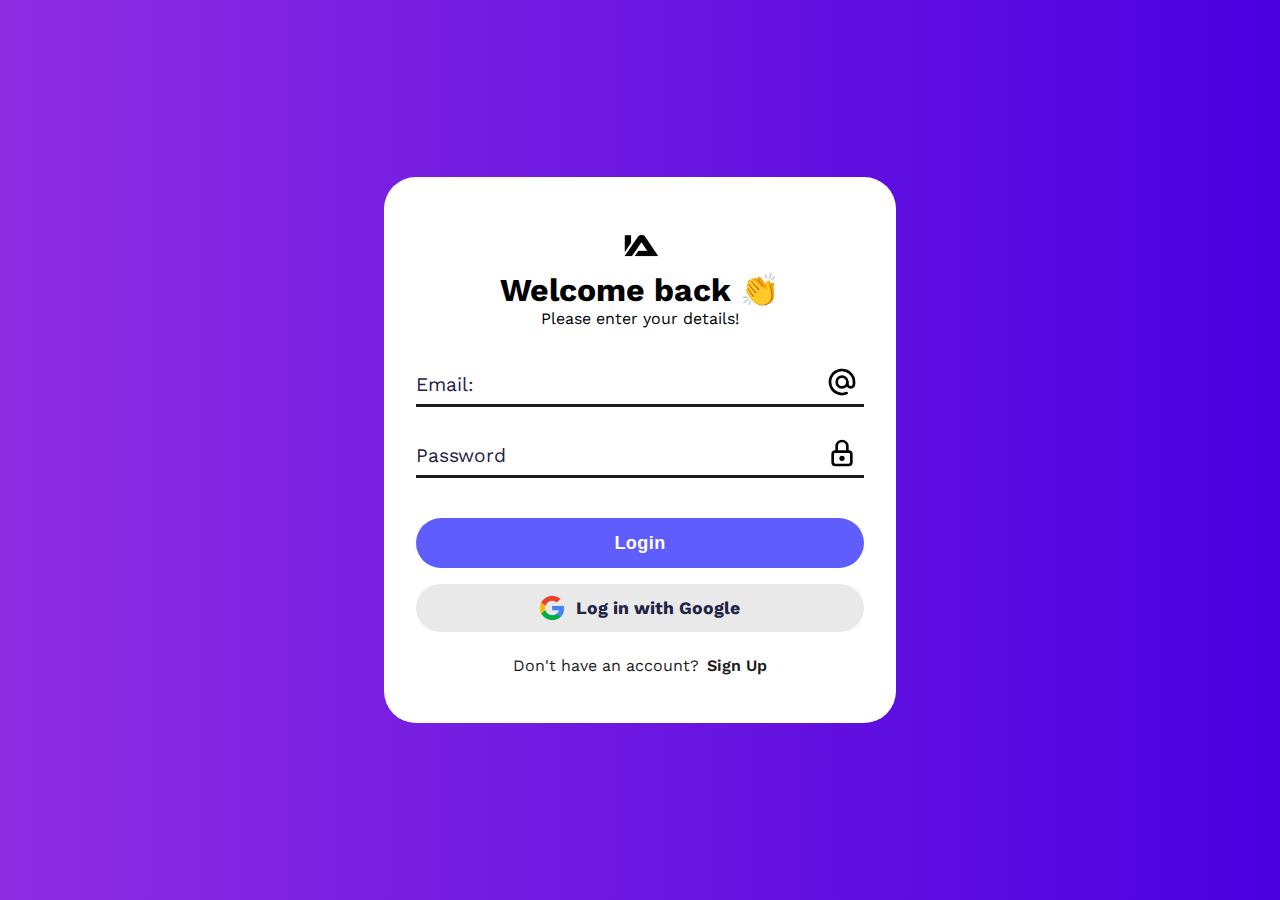
<file: index.html>
<!DOCTYPE html>
<html lang="en">

<head>
    <meta charset="UTF-8">
    <meta name="viewport" content="width=device-width, initial-scale=1">
    <title>Login page</title>
    <link rel="preconnect" href="https://fonts.googleapis.com">
    <link rel="preconnect" href="https://fonts.gstatic.com" crossorigin>
    <link href="https://fonts.googleapis.com/css2?family=Work+Sans&display=swap" rel="stylesheet">
    <link rel="stylesheet" href="style.css">
</head>

<body>

    <form class="my-form" onsubmit="return validateLogin()">
        <div class="login-welcome-row">
            <a href="#" title="Logo">
                <img src="assets/storeify.png" alt="Logo" class="logo">
            </a>
            <h1>Welcome back &#x1F44F;</h1>
            <p>Please enter your details!</p>
        </div>
        <div class="input__wrapper">
            <input type="email" id="email" name="email" class="input__field" placeholder="Your Email" required>
            <label for="email" class="input__label">Email:</label>
            <svg class="input__icon" xmlns="http://www.w3.org/2000/svg" width="24" height="24" viewBox="0 0 24 24"
                stroke-width="2" stroke="currentColor" fill="none" stroke-linecap="round" stroke-linejoin="round">
                <path stroke="none" d="M0 0h24v24H0z" fill="none"></path>
                <path d="M12 12m-4 0a4 4 0 1 0 8 0a4 4 0 1 0 -8 0"></path>
                <path d="M16 12v1.5a2.5 2.5 0 0 0 5 0v-1.5a9 9 0 1 0 -5.5 8.28"></path>
            </svg>
        </div>
        <div class="input__wrapper">
            <input id="password" type="password" class="input__field" placeholder="Your Password"
                title="Minimum 6 characters at least 1 Alphabet and 1 Number"
                pattern="^(?=.*[A-Za-z])(?=.*\d)[A-Za-z\d]{6,}$" required>
            <label for="password" class="input__label">
                Password
            </label>
            <svg class="input__icon" xmlns="http://www.w3.org/2000/svg" width="24" height="24" viewBox="0 0 24 24"
                stroke-width="2" stroke="currentColor" fill="none" stroke-linecap="round" stroke-linejoin="round">
                <path stroke="none" d="M0 0h24v24H0z" fill="none"></path>
                <path d="M5 13a2 2 0 0 1 2 -2h10a2 2 0 0 1 2 2v6a2 2 0 0 1 -2 2h-10a2 2 0 0 1 -2 -2v-6z"></path>
                <path d="M11 16a1 1 0 1 0 2 0a1 1 0 0 0 -2 0"></path>
                <path d="M8 11v-4a4 4 0 1 1 8 0v4"></path>
            </svg>
        </div>
       <div >
            <button type="submit" class="my-form__button">Login</button>
        </div>
        <div class="socials-row">
            <a href="#" title="Use Google">
                <img src="assets/google.png" alt="Google">
                Log in with Google
            </a>
        </div>
        <div class="my-form__actions">
            <div class="my-form__row">
                <span>Don't have an account?</span>
                <a href="signup.html" title="Create Account">
                    Sign Up
                </a>
            </div>
        </div>
    </form>

    <script>
        function validateLogin() {
            var email = document.getElementById("email").value;
            var password = document.getElementById("password").value;

            // Check if any field is empty
            if (!email || !password) {
                alert("Please fill in all fields.");
                return false; // Prevent form submission
            }

            // Your authentication logic here
            // For simplicity, I'm assuming the login is successful
            alert("Login successful!");
            // Redirect to welcome.html
            window.location.href = "welcome.html";
            return false; // Prevent default form submission
        }
    </script>
</body>

</html>
</file>
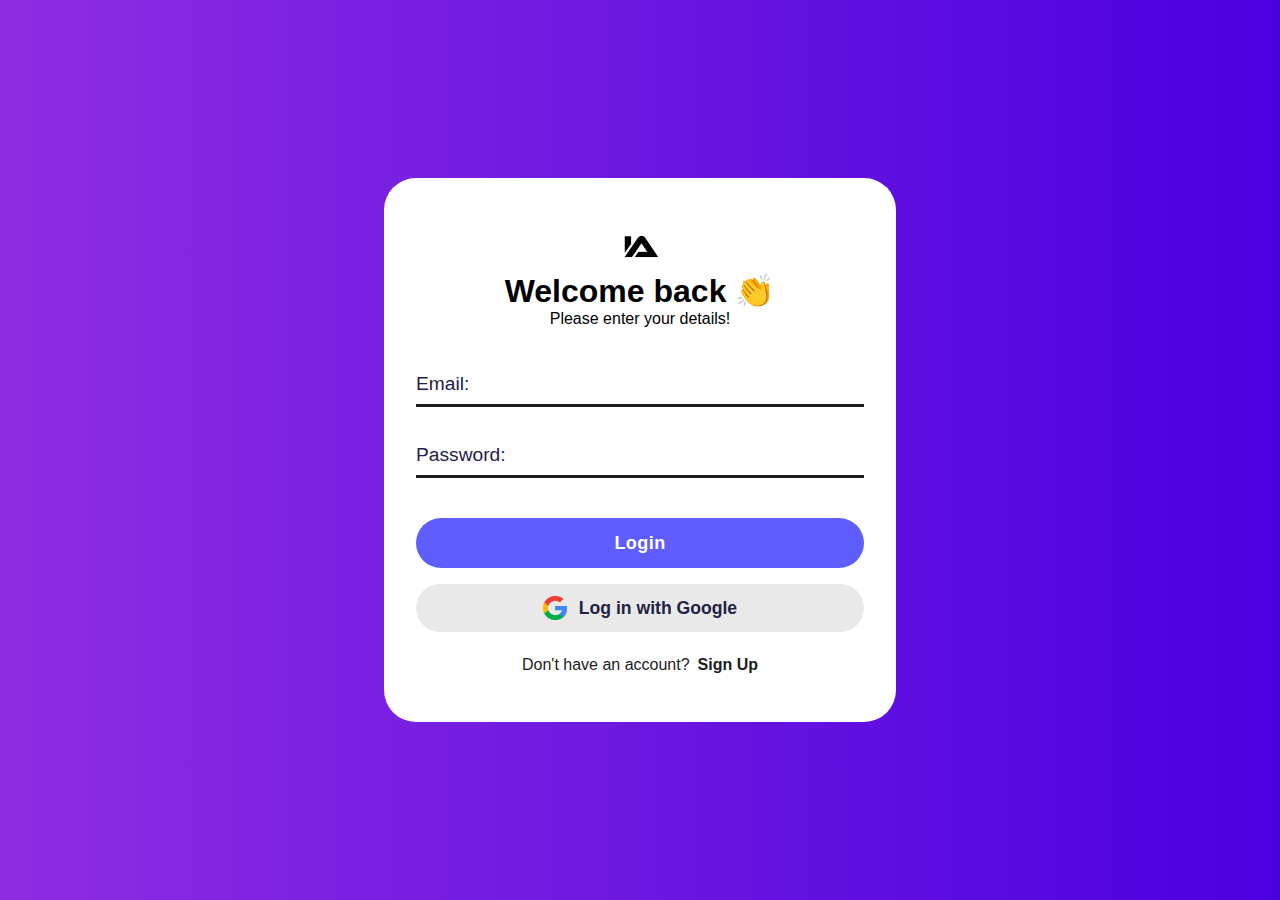
<file: index_social.html>
<!DOCTYPE html>
<html lang="en">

<head>
    <meta charset="UTF-8">
    <meta name="viewport" content="width=device-width, initial-scale=1">
    <title>Login page</title>
    <!-- load work sans font -->
    <link rel="stylesheet" href="style.css">
</head>

<body>
    <form class="my-form">
        <div class="login-welcome-row">
            <a href="#" title="Logo">
                <img src="assets/storeify.png" alt="Logo" class="logo">
            </a>
            <h1>Welcome back &#x1F44F;</h1>
            <p>Please enter your details!</p>
        </div>
        <div class="input__wrapper">
            <input type="email" id="email" class="input__field" placeholder="Your Email" required>
            <label for="email" class="input__label">Email:</label>
            <!-- svg -->
        </div>
        <div class="input__wrapper">
            <input id="password" type="password" class="input__field" placeholder="Your Password"
                title="Minimum 6 characters at least 1 Alphabet and 1 Number"
                pattern="^(?=.*[A-Za-z])(?=.*\d)[A-Za-z\d]{6,}$" required>
            <label for="password" class="input__label">
                Password:
            </label>
            <!-- svg -->
        </div>
        <button type="submit" class="my-form__button">
            Login
        </button>
        <div class="socials-row">
            <a href="#" title="Use Google">
                <img src="assets/google.png" alt="Google">Log in with Google
            </a>
        </div>
        <div class="my-form__actions">
            <div class="my-form__row">
                <span>Don't have an account?</span>
                <a href="#" title="Create Account">Sign Up</a>
            </div>
        </div>
    </form>
    <script src="script.js"></script>
</body>

</html>
</file>
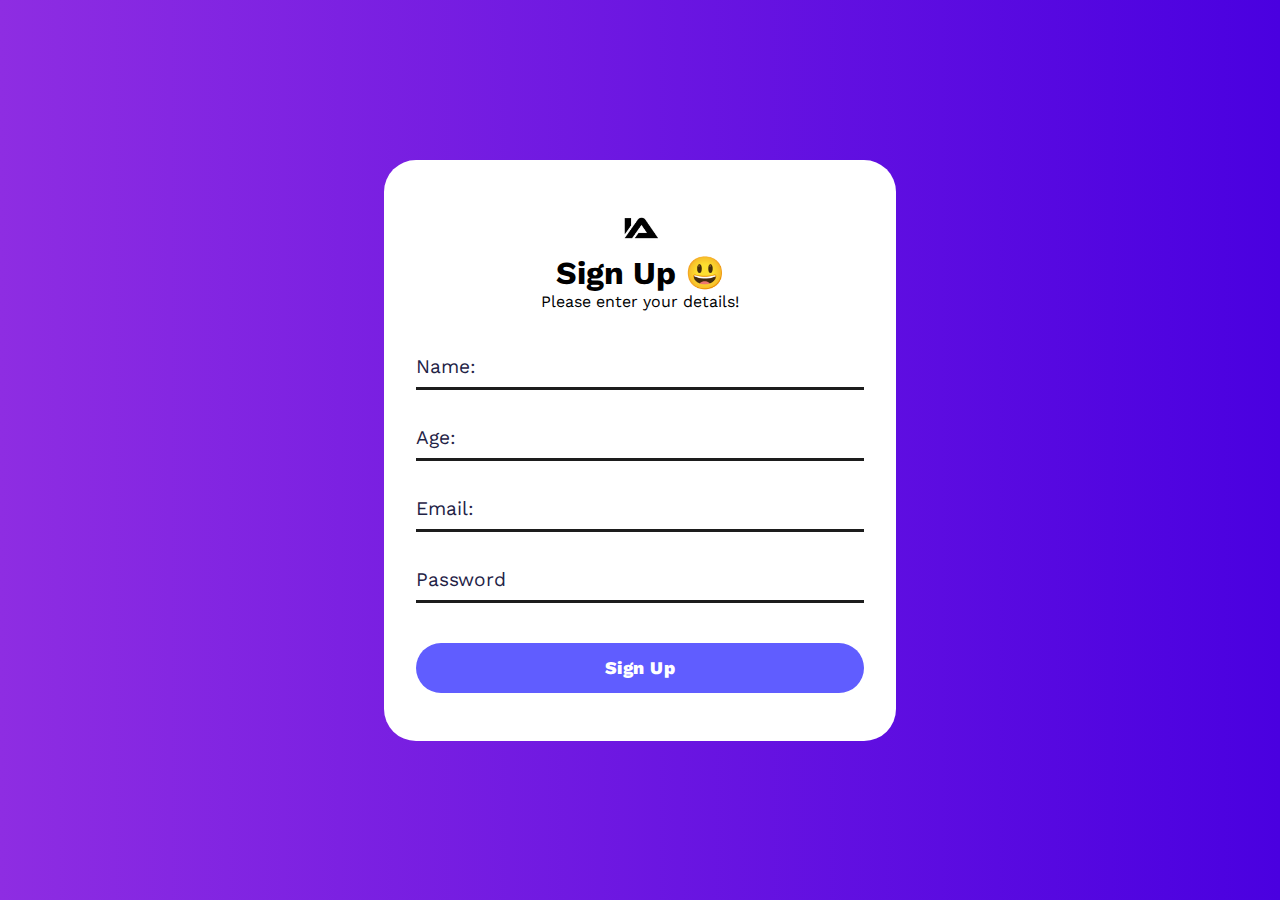
<file: signup.html>
<!DOCTYPE html>
<html lang="en">

<head>
    <meta charset="UTF-8">
    <meta name="viewport" content="width=device-width, initial-scale=1">
    <title>Sign Up</title>
    <link rel="preconnect" href="https://fonts.googleapis.com">
    <link rel="preconnect" href="https://fonts.gstatic.com" crossorigin>
    <link href="https://fonts.googleapis.com/css2?family=Work+Sans&display=swap" rel="stylesheet">
    <link rel="stylesheet" href="style.css">
</head>

<body>

    <form class="my-form" onsubmit="return validateSignUp()">
        <div class="login-welcome-row">
            <a href="#" title="Logo">
                <img src="assets/storeify.png" alt="Logo" class="logo">
            </a>
            <h1>Sign Up &#x1F603;</h1>
            <p>Please enter your details!</p>
        </div>
        <div class="input__wrapper">
            <input type="text" id="name" name="name" class="input__field" placeholder="Your Name" required>
            <label for="name" class="input__label">Name:</label>
        </div>
        <div class="input__wrapper">
            <input type="number" id="age" name="age" class="input__field" placeholder="Your Age" required>
            <label for="age" class="input__label">Age:</label>
        </div>
        <div class="input__wrapper">
            <input type="email" id="email" name="email" class="input__field" placeholder="Your Email" required>
            <label for="email" class="input__label">Email:</label>
        </div>
        <div class="input__wrapper">
            <input id="password" type="password" name="password" class="input__field" placeholder="Your Password"
                title="Minimum 6 characters at least 1 Alphabet and 1 Number"
                pattern="^(?=.*[A-Za-z])(?=.*\d)[A-Za-z\d]{6,}$" required>
            <label for="password" class="input__label">
                Password
            </label>
        </div>
        <a href="index.html" type="submit" class="my-form__button">
            Sign Up
        </a>
    </form>

    <script>
        function validateSignUp() {
            var name = document.getElementById("name").value;
            var age = document.getElementById("age").value;
            var email = document.getElementById("email").value;
            var password = document.getElementById("password").value;

            // Check if any field is empty
            if (!name || !age || !email || !password) {
                alert("Please fill in all fields.");
                return false; // Prevent form submission
            }

            // Your authentication logic here
            // For simplicity, I'm assuming the sign-up is successful
            alert("Sign up successful!");
            return true; // Allow form submission
        }
    </script>
</body>

</html>
</file>
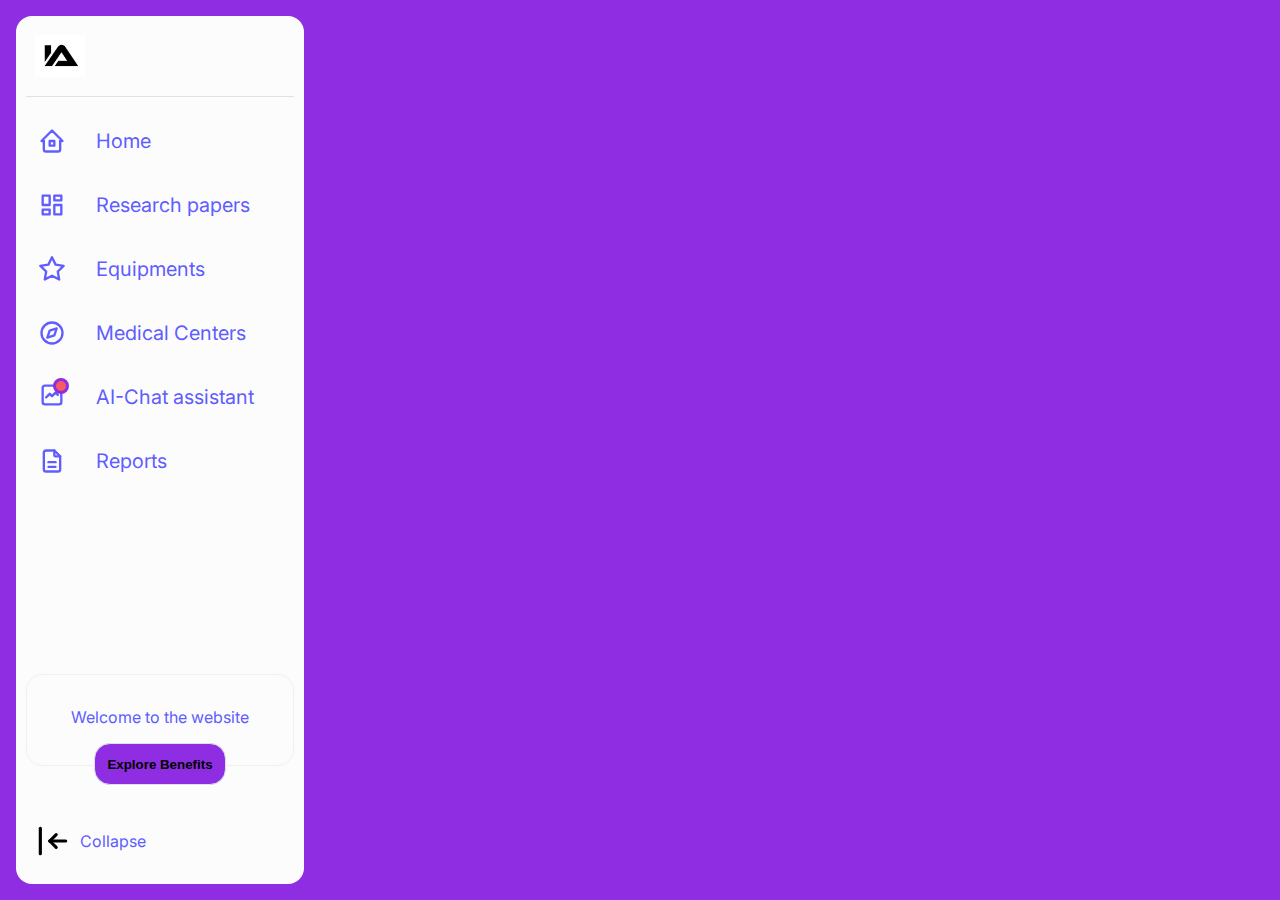
<file: welcome.html>
<!DOCTYPE html>
<html lang="en">
    <head>
      <meta charset="utf-8">
      <title>Sidebar</title>
      <link rel="preconnect" href="https://fonts.googleapis.com">
      <link rel="preconnect" href="https://fonts.gstatic.com" crossorigin>
      <link
        href="https://fonts.googleapis.com/css2?family=Inter&display=swap"
        rel="stylesheet"
      >
      <link rel="stylesheet" href="style2.css">
    </head>
    <body>
        <nav>
            <div class="sidebar-top">
              <a href="#" class="logo__wrapper">
                <img src="assets/storeify.png" alt="Logo" class="logo">
                <img src="assets/storeify.png" alt="Logo" class="logo-small">
              </a>
            </div>
            <div class="sidebar-links">
                <ul>
                  <li>
                    <a href="#home" title="Home" class="tooltip">
                      <svg xmlns="http://www.w3.org/2000/svg" width="24" height="24" viewBox="0 0 24 24" stroke-width="2" stroke="currentColor" fill="none" stroke-linecap="round" stroke-linejoin="round">
                        <path stroke="none" d="M0 0h24v24H0z" fill="none"></path>
                        <path d="M5 12l-2 0l9 -9l9 9l-2 0"></path>
                        <path d="M5 12v7a2 2 0 0 0 2 2h10a2 2 0 0 0 2 -2v-7"></path>
                        <path d="M10 12h4v4h-4z"></path>
                      </svg>
                      <span class="link hide">Home</span>
                      <span class="tooltip__content">Home</span>
                    </a>
                  </li>
                  <li>
                    <a href="#portfolio" title="Portfolio" class="tooltip">
                      <svg xmlns="http://www.w3.org/2000/svg" class="icon icon-tabler icon-tabler-layout-dashboard" width="24" height="24" viewBox="0 0 24 24" stroke-width="2" stroke="currentColor" fill="none" stroke-linecap="round" stroke-linejoin="round">
                        <path stroke="none" d="M0 0h24v24H0z" fill="none"></path>
                        <path d="M4 4h6v8h-6z"></path>
                        <path d="M4 16h6v4h-6z"></path>
                        <path d="M14 12h6v8h-6z"></path>
                        <path d="M14 4h6v4h-6z"></path>
                      </svg>
                      <span class="link hide">Research papers</span>
                      <span class="tooltip__content">Research papers</span>
                    </a>
                  </li>
                  <li>
                    <a href="#watchlist" title="Watchlist" class="tooltip">

                      <svg xmlns="http://www.w3.org/2000/svg" width="24" height="24" viewBox="0 0 24 24" stroke-width="2" stroke="currentColor" fill="none" stroke-linecap="round" stroke-linejoin="round">
                        <path stroke="none" d="M0 0h24v24H0z" fill="none"></path>
                        <path d="M12 17.75l-6.172 3.245l1.179 -6.873l-5 -4.867l6.9 -1l3.086 -6.253l3.086 6.253l6.9 1l-5 4.867l1.179 6.873z"></path>
                      </svg>
                      <span class="link hide">Equipments</span>
                      <span class="tooltip__content">Equipments</span>
                    </a>
                  </li>
                  <li>
                    <a href="#explore" title="Explore" class="tooltip">
                      <svg xmlns="http://www.w3.org/2000/svg" width="24" height="24" viewBox="0 0 24 24" stroke-width="2" stroke="currentColor" fill="none" stroke-linecap="round" stroke-linejoin="round">
                        <path stroke="none" d="M0 0h24v24H0z" fill="none"></path>
                        <path d="M8 16l2 -6l6 -2l-2 6l-6 2"></path>
                        <path d="M12 12m-9 0a9 9 0 1 0 18 0a9 9 0 1 0 -18 0"></path>
                      </svg>
                      <span class="link hide">Medical Centers</span>
                      <span class="tooltip__content">Medical Centers</span>
                    </a>
                  </li>
                  <li>
                    <a href="#analytics" title="Analytics" class="tooltip">
                      <div style="position: relative;">
                        <svg xmlns="http://www.w3.org/2000/svg" class="icon icon-tabler icon-tabler-graph" width="24" height="24" viewBox="0 0 24 24" stroke-width="2" stroke="currentColor" fill="none" stroke-linecap="round" stroke-linejoin="round">
                          <path stroke="none" d="M0 0h24v24H0z" fill="none"></path>
                          <path d="M4 18v-12a2 2 0 0 1 2 -2h12a2 2 0 0 1 2 2v12a2 2 0 0 1 -2 2h-12a2 2 0 0 1 -2 -2z"></path>
                          <path d="M7 14l3 -3l2 2l3 -3l2 2"></path>
                        </svg>
                        <div class="notification"></div>
                      </div>
                      <span class="link hide">AI-Chat assistant</span>
                      <span class="tooltip__content">AI-Chat assistant</span>
                    </a>
                  </li>
                  <li>
                    <a href="#reports" title="Reports" class="tooltip">
                      <svg xmlns="http://www.w3.org/2000/svg" class="icon icon-tabler icon-tabler-file-description" width="24" height="24" viewBox="0 0 24 24" stroke-width="2" stroke="currentColor" fill="none" stroke-linecap="round" stroke-linejoin="round">
                        <path stroke="none" d="M0 0h24v24H0z" fill="none"></path>
                        <path d="M14 3v4a1 1 0 0 0 1 1h4"></path>
                        <path d="M17 21h-10a2 2 0 0 1 -2 -2v-14a2 2 0 0 1 2 -2h7l5 5v11a2 2 0 0 1 -2 2z"></path>
                        <path d="M9 17h6"></path>
                        <path d="M9 13h6"></path>
                      </svg>
                      <span class="link hide">Reports</span>
                      <span class="tooltip__content">Reports</span>
                    </a>
                  </li>
                </ul>
              </div>
              <div class="sidebar-bottom hide">
                <p>
                  Welcome to the website
                </p>
                <button>
                  Explore Benefits
                </button>
              </div>
              <div class="expand-btn">
                <img
                  src="assets/right-collapse.svg"
                  alt="Left Collapse"
                >
                <span class="hide">
                  Collapse
                </span>
              </div>
          </nav>
          <script src="script2.js"></script>
    </body>
</html>
</file>
<file: style.css>
:root {
  --primary: #605DFF;
  --primary-dark: #4a00e0;
  --primary-light: #5DA8FF;
  --secondary: #1D1D1D;
  --social-background: #E9E9E9;
  --social-background-hover: #dddddd;
  --text: #1F2346;
  --white: #FFFFFF;
  --violet: #8e2de2;
}

* {
  margin: 0;
  padding: 0;
  box-sizing: border-box;
}

body {
  font-size: 16px;
  font-family: 'Work Sans', sans-serif;
  height: 100vh;
  padding: 1rem;
  display: flex;
  height: 100vh;
  justify-content: center;
  align-items: center;
  background: var(--violet);
  background: -webkit-linear-gradient(to right, var(--violet),
          var(--primary-dark));
  background: linear-gradient(to right, var(--violet),
          var(--primary-dark));
}

.socials-row {
  display: flex;
  gap: 16px;
  flex-wrap: wrap;
}

.socials-row img {
  width: 24px;
  height: 24px;
}

.socials-row>a {
  padding: 8px;
  border-radius: 99px;
  width: 100%;
  min-height: 48px;
  display: flex;
  gap: 12px;
  justify-content: center;
  align-items: center;
  text-decoration: none;
  font-size: 1.1rem;
  color: var(--text);
  padding: 8px;
  background-color: var(--social-background);
  font-weight: 700;
}

.socials-row>a:hover {
  background-color: var(--social-background-hover);
}

.login-welcome-row {
  margin-bottom: 1rem;
  text-align: center;
}

.welcome-message {
  max-width: 360px;
}

.logo {
  height: 48px;
  margin: 0 auto;
}

.my-form {
  display: flex;
  flex-direction: column;
  justify-content: start;
  position: relative;
  gap: 1rem;
  background-color: var(--white);
  width: 100%;
  max-width: 32rem;
  padding: 3rem 2rem;
  border-radius: 2rem;
  height: fit-content;
}

.my-form__button {
  background-color: var(--primary);
  color: white;
  white-space: nowrap;
  border: none;
  display: flex;
  justify-content: center;
  align-items: center;
  margin-top: 16px;
  line-height: 50px;
  outline: none;
  font-size: 18px;
  letter-spacing: .025em;
  text-decoration: none;
  cursor: pointer;
  font-weight: 800;
  min-height: 50px;
  width: 100%;
  border-radius: 99px;
  transition: all .3s ease;
  -webkit-transition: all .3s ease;
}

.my-form__button:hover {
  background-color: var(--primary-dark);
}

/*? input wrapper */
.input__wrapper {
  position: relative;
  padding: 15px 0 0;
  margin-bottom: 0.5rem;
}

.input__field {
  font-size: 1.5rem;
  color: var(--text);
  padding: 6px 0px;
  padding-right: 32px;
  padding-bottom: 8px;
  line-height: 2rem;
  height: 2rem;
  outline: 0px;
  border: 0px;
  width: 100%;
  vertical-align: middle;
  padding-bottom: 0.7rem;
  border-bottom: 3px solid var(--secondary);
  background: transparent;
  transition: border-color 0.2s;
}

.input__field::placeholder {
  color: transparent;
}


.input__label {
  user-select: none;
}

.input__field:placeholder-shown~.input__label {
  cursor: text;
  color: var(--text);
  top: 0.8rem;
  font-size: 1.2rem;
}

.input__label,
.input__field:focus~.input__label {
  position: absolute;
  top: -0.8rem;
  display: block;
  font-size: 1.2rem;
  color: var(--text);
  transition: 0.3s;
}

.input__field:focus~.input__label {
  color: var(--primary);
}

.input__field:focus {
  border-bottom: 3px solid var(--primary);
}

.input__field:focus~svg {
  stroke: var(--primary);
}

.input__icon {
  position: absolute;
  right: -14px;
  bottom: -11px;
  width: 36px;
  height: 36px;
  padding: 2px;
  transform: translate(-50%, -50%);
  transform-origin: center;
  cursor: pointer;
}

.input__icon:hover {
  border-radius: 50%;
}

/* my form actions */

.my-form__actions {
  display: flex;
  flex-direction: column;
  align-self: center;
  color: var(--secondary);
  gap: 16px;
  margin-top: 8px;
}

.my-form__actions a {
  color: var(--secondary);
  font-weight: 600;
  text-decoration: none;
}

.my-form__actions a:hover {
  text-decoration: underline;
}

.my-form__row {
  display: flex;
  gap: 8px;
  justify-content: space-between;
}

.nav {
  max-width: 1100px;
  width: 100%;
  margin: 0 auto;
}
.nav,
.nav_item {
  display: flex;
  height: 100%;
  align-items: center;
  justify-content: space-between;
}
.nav_logo,
.nav_link,
.button {
  color: #fff;
}
.nav_logo {
  font-size: 25px;
}
.nav_item {
  column-gap: 25px;
}
.nav_link:hover {
  color: #d9d9d9;
}

nav {
    position: sticky;
    top: 0;
    left: 0;
    min-height: 860px;
    height: 100%;
    border-radius: 16px;
    background-color: var(--primary-color);
    width: 18rem;
    padding: 16px 10px;
    display: flex;
    color: white;
    flex-direction: column;
    background-color: #FCFCFD;
    transition: all 0.1s ease-in-out;
}

main {
  flex: 1;
  display: flex;
  flex-direction: column;
}

body.collapsed nav {
  width: 76px;
}

body.collapsed .hide {
  position: absolute;
  display: none;
}

/*? sidebar top */
.sidebar-top {
  position: relative;
  display: flex;
  align-items: start;
  justify-content: center;
  flex-direction: column;
  height: 64px;
  padding-bottom: 16px;
}

body.collapsed .sidebar-top {
  display: flex;
  flex-direction: column;
  justify-content: center;
}

.logo__wrapper {
  display: flex;
  justify-content: start;
  align-items: center;
  gap: 20px;
  padding: 8px;
  color: white;
  text-decoration: none;
  transition: all 0.2s ease-in-out;
}

.logo {
  height: 42px;
  overflow: hidden;
  max-width: 100%;
  object-fit: contain;
}

.logo-small {
  height: 42px;
  overflow: hidden;
  max-width: 100%;
  display: none;
  object-fit: contain;
}

.collapsed .logo {
  display: none;
}

.collapsed .logo-small {
  display: block;
}

/*? menu links */
.sidebar-links {
  padding: 8px 0px;
  border-top: 1px solid var(
    --sidebar-gray-background
  );
}

.sidebar-links ul {
  list-style-type: none;
  position: relative;
}

.sidebar-links li {
  color: var(--primary-color);
}

.collapsed .sidebar-links li {
  display: flex;
  justify-content: center;
  align-items: center;
}

.sidebar-links li svg {
  stroke: var(--primary-color);
  transition: none;
  width: 28px;
  height: 28px;
}

.sidebar-links li a {
  padding: 12px 12px;
  margin: 8px 0px;
  color: var(--sidebar-gray-light);
  font-size: 1.25rem;
  display: flex;
  justify-content: start;
  align-items: center;
  height: 56px;
  border-radius: 10px;
  text-decoration: none;
  transition: background-color 0.2s ease-in-out;
}

.sidebar-links li a img {
  height: 34px;
  width: 34px;
}

.sidebar-links .link {
  margin-left: 30px;
}

.sidebar-links .active:hover {
  background-color: var(--primary-color);
  color: var(--background);
}

.sidebar-links .active:hover svg {
  stroke: var(--background);
}

.sidebar-links .active {
  text-decoration: none;
  background-color: var(
    --primary-color
  );
  color: var(--background);
}

.sidebar-links .active svg {
  stroke: var(--background);
}

.sidebar-links li a:hover {
  background-color: var(--item-hover);
  color: var(--primary-color);
}

.sidebar-links li a:hover svg {
  stroke: var(--primary-color);
}

/*? bottom sidebar */
.sidebar-bottom {
  padding: 8px;
  display: flex;
  justify-content: center;
  position: relative;
  flex-direction: column;
  margin-top: auto;
  border: 1px solid #F0F0F0;
  display: flex;
  text-align: center;
  border-radius: 16px;
  padding-top: 64px;
  margin-bottom: 48px;
}

.sidebar-bottom img {
  max-width: 164px;
  margin: 0 auto;
  width: 100%;
  margin-top: -84px;
}

.sidebar-bottom p {
  margin-top: -32px;
  margin-bottom: 16px;
  color: var(--primary-color);
}

.sidebar-bottom button {
  border-radius: 16px;
  outline: none;
  margin: 0 auto;
  margin-bottom: -28px;
  cursor: pointer;
  max-width: 150px;
  min-height: 42px;
  font-weight: 800;
  border: 1.5px solid var(--sidebar-gray-background);
  padding: 8px 12px;
  background-color: var(--background);
  transition: all 0.2s ease-in-out;
}

.sidebar-bottom button:hover {
  background-color: var(--primary-color);
  color: var(--item-hover);
}

.notification {
  position: absolute;
  width: 16px;
  height: 16px;
  border-radius: 50%;
  background-color: var(--red);
  top: -3px;
  border: 3px solid var(--background);
  right: -3px;
}

/*? Expand button */

body.collapsed .expand-btn {
  justify-content: center;
  margin-top: auto;
}

.expand-btn:hover {
  background-color: var(--item-hover);
}

.expand-btn {
  display: flex;
  justify-content: start;
  align-items: center;
  cursor: pointer;
  gap: 8px;

  color: var(--primary-color);
  border-radius: 8px;
  padding: 8px;
}

.expand-btn img {
  transform: rotate(180deg);
  stroke: var(--primary-color);
  width: 38px;
  height: 38px;
}

body.collapsed .expand-btn img {
  transform: rotate(-360deg);
}

/* ?Tooltip */

.tooltip {
  position: relative;
}

.tooltip .tooltip__content {
  visibility: hidden;
  background-color: var(
    --primary-color
  );
  color: var(--text);
  text-align: center;
  border-radius: 6px;
  padding: 6px 12px;
  position: absolute;
  z-index: 1;
  left: 75px;
}

.collapsed .tooltip:hover .tooltip__content {
  visibility: visible;
}
</file>
<file: style2.css>
:root {
    --primary-color: #605DFF;
    --text: white;
    --background: #8e2de2;
    --sidebar-gray-background: #DCE1EB;
    --red: #F55E5E;
    --item-hover: #F0F0F0;
}

body {
  font-family: Inter, sans-serif;
  background-color: var(--background);
  padding: 16px;
  height: 100%;
}

html {
  height: 100%;
}

* {
    margin: 0;
    padding: 0;
    box-sizing: border-box;
}

nav {
    position: sticky;
    top: 0;
    left: 0;
    min-height: 860px;
    height: 100%;
    border-radius: 16px;
    background-color: var(--primary-color);
    width: 18rem;
    padding: 16px 10px;
    display: flex;
    color: white;
    flex-direction: column;
    background-color: #FCFCFD;
    transition: all 0.1s ease-in-out;
}

main {
  flex: 1;
  display: flex;
  flex-direction: column;
}

body.collapsed nav {
  width: 76px;
}

body.collapsed .hide {
  position: absolute;
  display: none;
}

/*? sidebar top */
.sidebar-top {
  position: relative;
  display: flex;
  align-items: start;
  justify-content: center;
  flex-direction: column;
  height: 64px;
  padding-bottom: 16px;
}

body.collapsed .sidebar-top {
  display: flex;
  flex-direction: column;
  justify-content: center;
}

.logo__wrapper {
  display: flex;
  justify-content: start;
  align-items: center;
  gap: 20px;
  padding: 8px;
  color: white;
  text-decoration: none;
  transition: all 0.2s ease-in-out;
}

.logo {
  height: 42px;
  overflow: hidden;
  max-width: 100%;
  object-fit: contain;
}

.logo-small {
  height: 42px;
  overflow: hidden;
  max-width: 100%;
  display: none;
  object-fit: contain;
}

.collapsed .logo {
  display: none;
}

.collapsed .logo-small {
  display: block;
}

/*? menu links */
.sidebar-links {
  padding: 8px 0px;
  border-top: 1px solid var(
    --sidebar-gray-background
  );
}

.sidebar-links ul {
  list-style-type: none;
  position: relative;
}

.sidebar-links li {
  color: var(--primary-color);
}

.collapsed .sidebar-links li {
  display: flex;
  justify-content: center;
  align-items: center;
}

.sidebar-links li svg {
  stroke: var(--primary-color);
  transition: none;
  width: 28px;
  height: 28px;
}

.sidebar-links li a {
  padding: 12px 12px;
  margin: 8px 0px;
  color: var(--sidebar-gray-light);
  font-size: 1.25rem;
  display: flex;
  justify-content: start;
  align-items: center;
  height: 56px;
  border-radius: 10px;
  text-decoration: none;
  transition: background-color 0.2s ease-in-out;
}

.sidebar-links li a img {
  height: 34px;
  width: 34px;
}

.sidebar-links .link {
  margin-left: 30px;
}

.sidebar-links .active:hover {
  background-color: var(--primary-color);
  color: var(--background);
}

.sidebar-links .active:hover svg {
  stroke: var(--background);
}

.sidebar-links .active {
  text-decoration: none;
  background-color: var(
    --primary-color
  );
  color: var(--background);
}

.sidebar-links .active svg {
  stroke: var(--background);
}

.sidebar-links li a:hover {
  background-color: var(--item-hover);
  color: var(--primary-color);
}

.sidebar-links li a:hover svg {
  stroke: var(--primary-color);
}

/*? bottom sidebar */
.sidebar-bottom {
  padding: 8px;
  display: flex;
  justify-content: center;
  position: relative;
  flex-direction: column;
  margin-top: auto;
  border: 1px solid #F0F0F0;
  display: flex;
  text-align: center;
  border-radius: 16px;
  padding-top: 64px;
  margin-bottom: 48px;
}

.sidebar-bottom img {
  max-width: 164px;
  margin: 0 auto;
  width: 100%;
  margin-top: -84px;
}

.sidebar-bottom p {
  margin-top: -32px;
  margin-bottom: 16px;
  color: var(--primary-color);
}

.sidebar-bottom button {
  border-radius: 16px;
  outline: none;
  margin: 0 auto;
  margin-bottom: -28px;
  cursor: pointer;
  max-width: 150px;
  min-height: 42px;
  font-weight: 800;
  border: 1.5px solid var(--sidebar-gray-background);
  padding: 8px 12px;
  background-color: var(--background);
  transition: all 0.2s ease-in-out;
}

.sidebar-bottom button:hover {
  background-color: var(--primary-color);
  color: var(--item-hover);
}

.notification {
  position: absolute;
  width: 16px;
  height: 16px;
  border-radius: 50%;
  background-color: var(--red);
  top: -3px;
  border: 3px solid var(--background);
  right: -3px;
}

/*? Expand button */

body.collapsed .expand-btn {
  justify-content: center;
  margin-top: auto;
}

.expand-btn:hover {
  background-color: var(--item-hover);
}

.expand-btn {
  display: flex;
  justify-content: start;
  align-items: center;
  cursor: pointer;
  gap: 8px;

  color: var(--primary-color);
  border-radius: 8px;
  padding: 8px;
}

.expand-btn img {
  transform: rotate(180deg);
  stroke: var(--primary-color);
  width: 38px;
  height: 38px;
}

body.collapsed .expand-btn img {
  transform: rotate(-360deg);
}

/* ?Tooltip */

.tooltip {
  position: relative;
}

.tooltip .tooltip__content {
  visibility: hidden;
  background-color: var(
    --primary-color
  );
  color: var(--text);
  text-align: center;
  border-radius: 6px;
  padding: 6px 12px;
  position: absolute;
  z-index: 1;
  left: 75px;
}

.collapsed .tooltip:hover .tooltip__content {
  visibility: visible;
}
</file>
